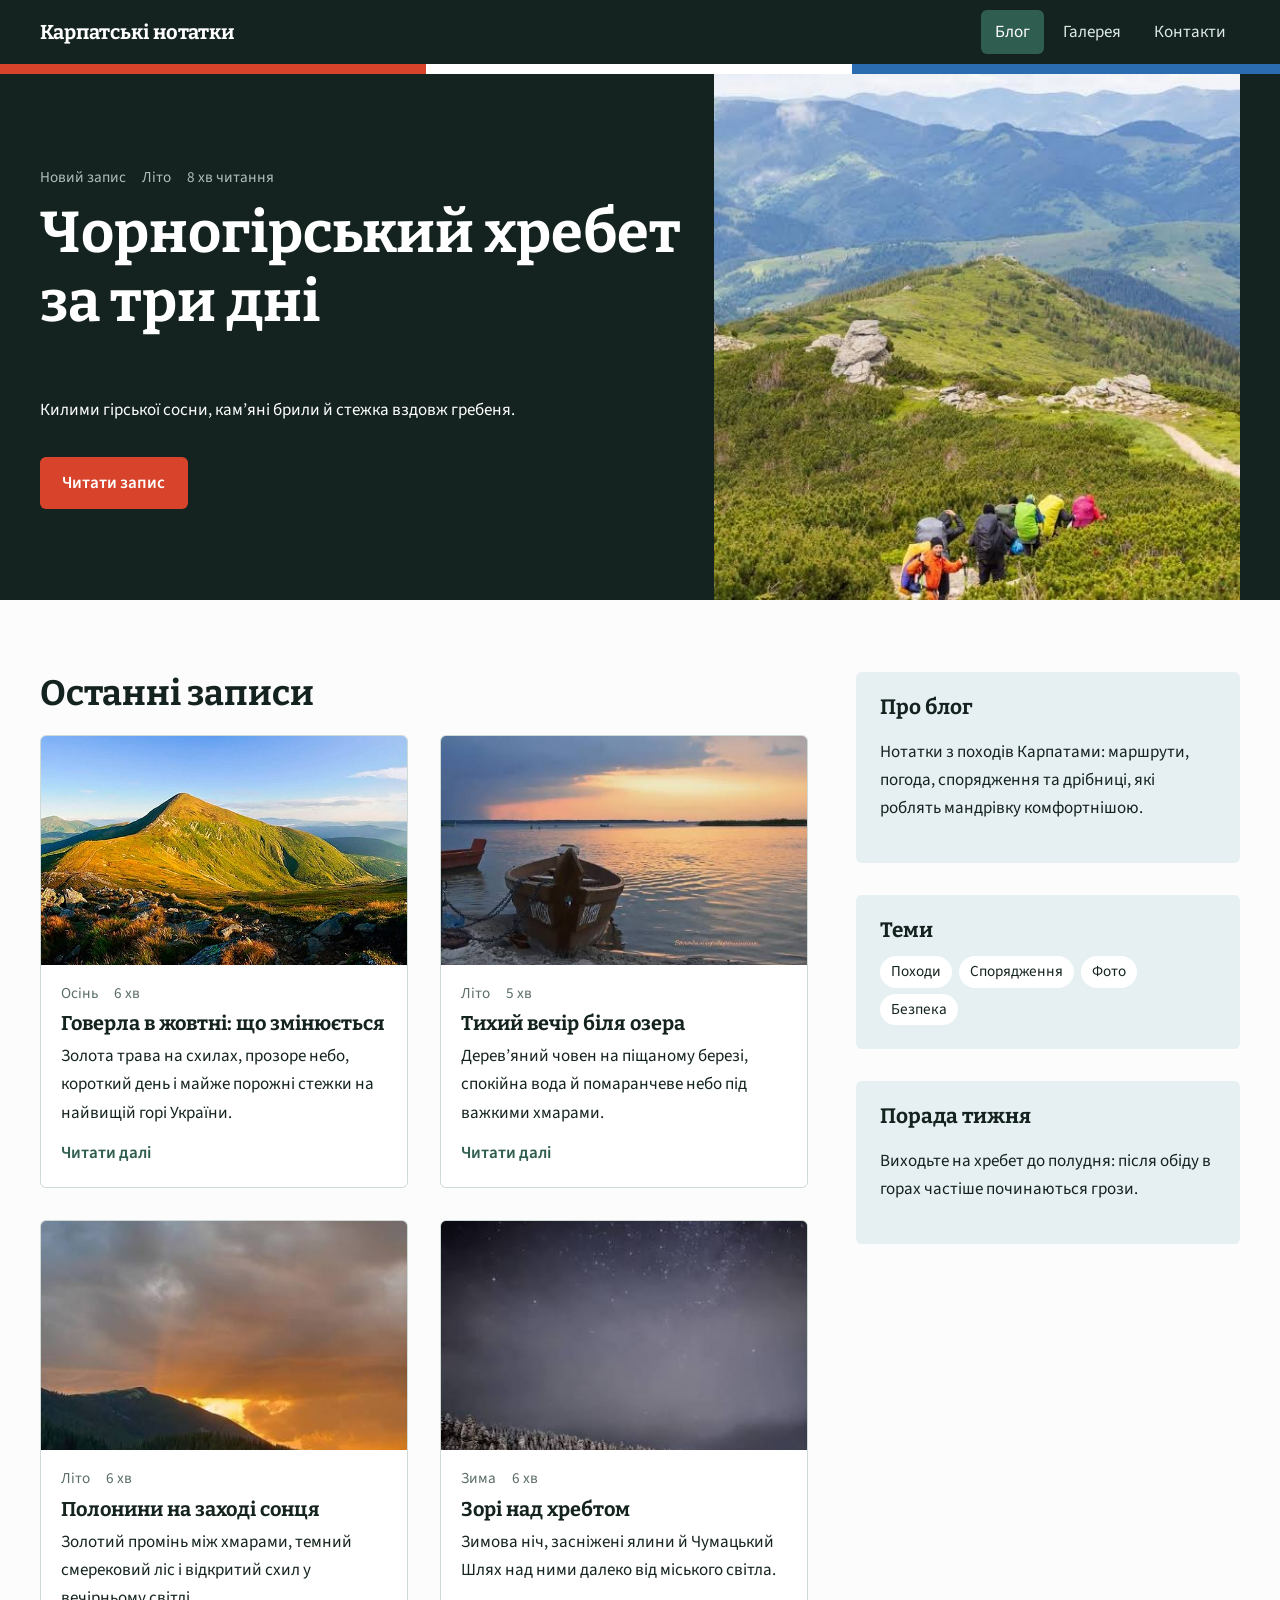
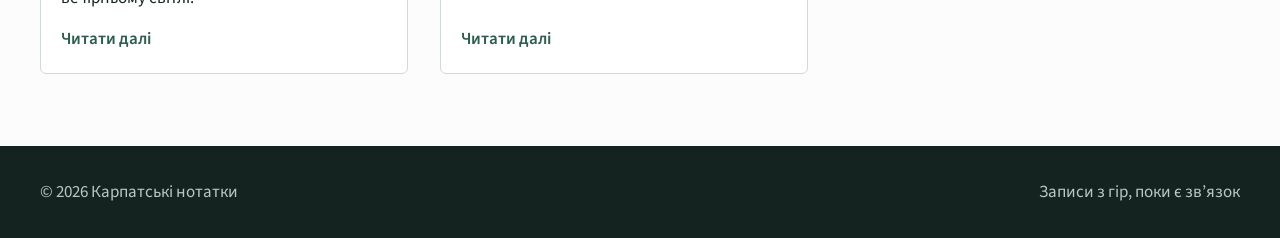
<file: index.html>
<!DOCTYPE html>
<html lang="uk">
<head>
<meta charset="utf-8">
<meta name="viewport" content="width=device-width, initial-scale=1">
<title>Блог — Карпатські нотатки</title>
<meta name="description" content="Блог про походи та гори в Українських Карпатах">
<link rel="stylesheet" href="https://fonts.googleapis.com/css2?family=Bitter:wght@600;700&family=Source+Sans+3:wght@400;600&display=swap">
<link rel="stylesheet" href="css/style.css">
</head>
<body>
<header class="header">
  <div class="wrap">
    <a class="logo" href="index.html">Карпатські нотатки</a>
    <input type="checkbox" id="menu-toggle" aria-label="Відкрити меню">
    <label class="burger" for="menu-toggle" aria-hidden="true">☰</label>
    <nav class="nav" aria-label="Головна навігація">
      <a href="index.html" aria-current="page">Блог</a>
      <a href="gallery.html">Галерея</a>
      <a href="contacts.html">Контакти</a>
    </nav>
  </div>
  <div class="trail"></div>
</header>
<main>
<section class="hero-post">
  <div class="wrap">
    <div class="text">
      <div class="meta-line"><span>Новий запис</span><span>Літо</span><span>8 хв читання</span></div>
      <h1>Чорногірський хребет за три дні</h1>
      <p>Килими гірської сосни, кам’яні брили й стежка вздовж гребеня.</p>
      <details>
        <summary class="btn"></summary>
        <div class="full"><p>Група туристів у яскравих дощовиках і з великими рюкзаками повільно піднімається вздовж гребеня. Здалеку колона виглядає як строката гірлянда на зеленому схилі.</p><p>Більшу частину хребта вкривають густі зарості гірської сосни. Крізь них прокладена вузька стежка, а між заростями стирчать кам’яні брили, біля яких зручно зробити зупинку.</p><p>З гребеня видно далекі хребти й долини з полонинами. Погода тут змінюється швидко, тому дощовик краще тримати зверху рюкзака, а не на дні.</p></div>
      </details>
    </div>
    <img class="pic" src="img/chornohora.jpg" alt="Група туристів іде хребтом серед гірської сосни">
  </div>
</section>

<section>
  <div class="wrap layout">
    <div>
      <h2>Останні записи</h2>
      <div class="posts">
<details class="post"><summary><img class="thumb" src="img/goverla.jpg" alt="Гора Говерла в золотому світлі" loading="lazy"><div class="body"><div class="meta-line"><span>Осінь</span><span>6 хв</span></div><h3>Говерла в жовтні: що змінюється</h3><p>Золота трава на схилах, прозоре небо, короткий день і майже порожні стежки на найвищій горі України.</p><span class="more"></span></div></summary><div class="full"><p class="cap">Говерла (2061 м) — найвища гора України, вид із хребта.</p><p>Говерла (2061 м) — найвища гора України та головна вершина Чорногірського хребта. На фото вона у м’якому золотому світлі: схили вкриті сухою травою, на передньому плані видно каміння, а над вершиною відкрите чисте небо.</p><p>Восени гірські схили змінюють колір. Зелена трава вигорає до жовтого й рудого, повітря стає прозорішим, а далекі хребти видно чіткіше, ніж улітку. У жовтні найкращі кадри виходять зранку та ввечері, коли сонце низько, а світло тепле й м’яке.</p><p>Погода в цей місяць непередбачувана. Уранці може бути сонячно, а за годину налетить туман або холодний вітер. На вершині можливі перші заморозки й сніг, тому кам’янисті ділянки стежки потребують уважності.</p><p>День помітно коротшає, тож виходити на маршрут варто рано, щоб спуститися до темряви. Стежки менш людні, ніж улітку, а тиша на хребті — одна з головних переваг осінніх виходів.</p><h4>Корисно знати</h4><ul><li>тепла шапка й рукавиці</li><li>верхній непромокальний шар одягу</li><li>запас води та перекус</li><li>офлайн-карта й заряджений телефон</li><li>налобний ліхтар на випадок затримки на спуску</li></ul></div></details>
<details class="post"><summary><img class="thumb" src="img/lake.jpg" alt="Човен на березі озера на заході сонця" loading="lazy"><div class="body"><div class="meta-line"><span>Літо</span><span>5 хв</span></div><h3>Тихий вечір біля озера</h3><p>Дерев’яний човен на піщаному березі, спокійна вода й помаранчеве небо під важкими хмарами.</p><span class="more"></span></div></summary><div class="full"><p class="cap">Човен на піщаному березі, вечір.</p><p>Вечір на озері — час, коли навколо стихає. На фото дерев’яний човен біля піщаного берега, прикутий ланцюгом, поруч стоїть ще один, червоний, а над водою заходить сонце.</p><p>Небо ніби розділене на дві частини: ліворуч важкі синьо-сірі хмари, праворуч смуга помаранчевого й рожевого світла біля горизонту. Вода майже нерухома, на ній ледь помітна рябь, і в ній відбивається все небо.</p><p>Найкращий час для спостережень і зйомки — година перед заходом сонця та кілька хвилин після нього. Світло в цей час м’яке, без різких тіней, а кольори змінюються щохвилини: від золотого до рожевого й синього.</p><p>Для такого кадру достатньо стійкої опори або штатива. Експозицію краще вимірювати по небу, щоб не пересвітлити захід, а човен у кадрі природно стане темним силуетом, який додає сцені глибини.</p><h4>Корисно знати</h4><ul><li>прийти на берег заздалегідь, за годину до заходу</li><li>теплий одяг: біля води вечорами прохолодно</li><li>репелент від комарів улітку</li><li>не залишати сміття на березі</li></ul></div></details>
<details class="post"><summary><img class="thumb" src="img/polonyna.jpg" alt="Захід сонця над полониною" loading="lazy"><div class="body"><div class="meta-line"><span>Літо</span><span>6 хв</span></div><h3>Полонини на заході сонця</h3><p>Золотий промінь між хмарами, темний смерековий ліс і відкритий схил у вечірньому світлі.</p><span class="more"></span></div></summary><div class="full"><p class="cap">Захід сонця над полониною.</p><p>Полонини — відкриті трав’яні схили вище межі лісу, характерні для Українських Карпат. На фото полонина ввечері: над схилом нависла щільна хмара, а біля горизонту пробивається золоте світло.</p><p>Промінь сонця падає широкою смугою й підсвічує схил. Унизу темніє смерековий ліс, трава ще світла й тепла за кольором, а вгорі видно хребет, який поступово тоне в сутінках.</p><p>Через відсутність дерев звідси видно дуже далеко, тому зміну погоди можна спостерігати наперед: дощ над сусіднім схилом, туман, що піднімається з долини, або хмари, які ховають вершини. Світло змінюється швидко, і найкращі хвилини для фото тривають недовго.</p><p>Після заходу сонця на полонині різко холоднішає. Кращий час для зйомки — приблизно за двадцять хвилин до заходу, а після цього варто одразу одягнути тепліший шар і дістати ліхтар.</p><h4>Корисно знати</h4><ul><li>вітрівка й тепла кофта навіть улітку</li><li>налобний ліхтар для повернення в сутінках</li><li>поблизу отар можуть бути вівчарські собаки: отару краще обійти стороною</li><li>не сходити зі стежки по мокрій траві, щоб не пошкоджувати рослинність</li></ul></div></details>
<details class="post"><summary><img class="thumb" src="img/stars.jpg" alt="Зоряне небо над засніженим лісом" loading="lazy"><div class="body"><div class="meta-line"><span>Зима</span><span>6 хв</span></div><h3>Зорі над хребтом</h3><p>Зимова ніч, засніжені ялини й Чумацький Шлях над ними далеко від міського світла.</p><span class="more"></span></div></summary><div class="full"><p class="cap">Зимова ніч, Чумацький Шлях над засніженим лісом.</p><p>Зимова ніч у горах: глибокий сніг, ялини в інеї та небо з тисячами зірок. У верхній частині кадру видно смугу Чумацького Шляху, що йде по діагоналі над темним лісом.</p><p>Далеко від міст і сіл немає засвітки, тому небо тут значно темніше, ніж звичайно. Сніг відбиває навіть слабке світло зірок, і пейзаж залишається видимим без місяця та ліхтаря.</p><p>Для нічної зйомки потрібні штатив, широкий об’єктив і витримка в кілька десятків секунд. Найкраще знімати в безмісячну ніч, а фокус виставляти вручну по яскравій зірці.</p><p>Мороз впливає на техніку: батареї розряджаються швидше, а при різкому переході в тепле приміщення на об’єктиві з’являється конденсат. Запасний акумулятор краще тримати у внутрішній кишені.</p><h4>Корисно знати</h4><ul><li>теплий багатошаровий одяг і термос із гарячим напоєм</li><li>червоний режим на ліхтарі, щоб не засліплювати очі й не псувати кадр іншим</li><li>перевірити прогноз лавинної небезпеки перед виходом на схили</li><li>повідомити когось про маршрут і час повернення</li></ul></div></details>
      </div>
    </div>
    <aside class="sidebar">
      <div class="box"><h2>Про блог</h2><p>Нотатки з походів Карпатами: маршрути, погода, спорядження та дрібниці, які роблять мандрівку комфортнішою.</p></div>
      <div class="box"><h2>Теми</h2><div class="chips"><span>Походи</span><span>Спорядження</span><span>Фото</span><span>Безпека</span></div></div>
      <div class="box"><h2>Порада тижня</h2><p>Виходьте на хребет до полудня: після обіду в горах частіше починаються грози.</p></div>
    </aside>
  </div>
</section>
</main>
<footer class="footer"><div class="wrap"><span>© 2026 Карпатські нотатки</span><span>Записи з гір, поки є зв’язок</span></div></footer>
</body>
</html>
</file>
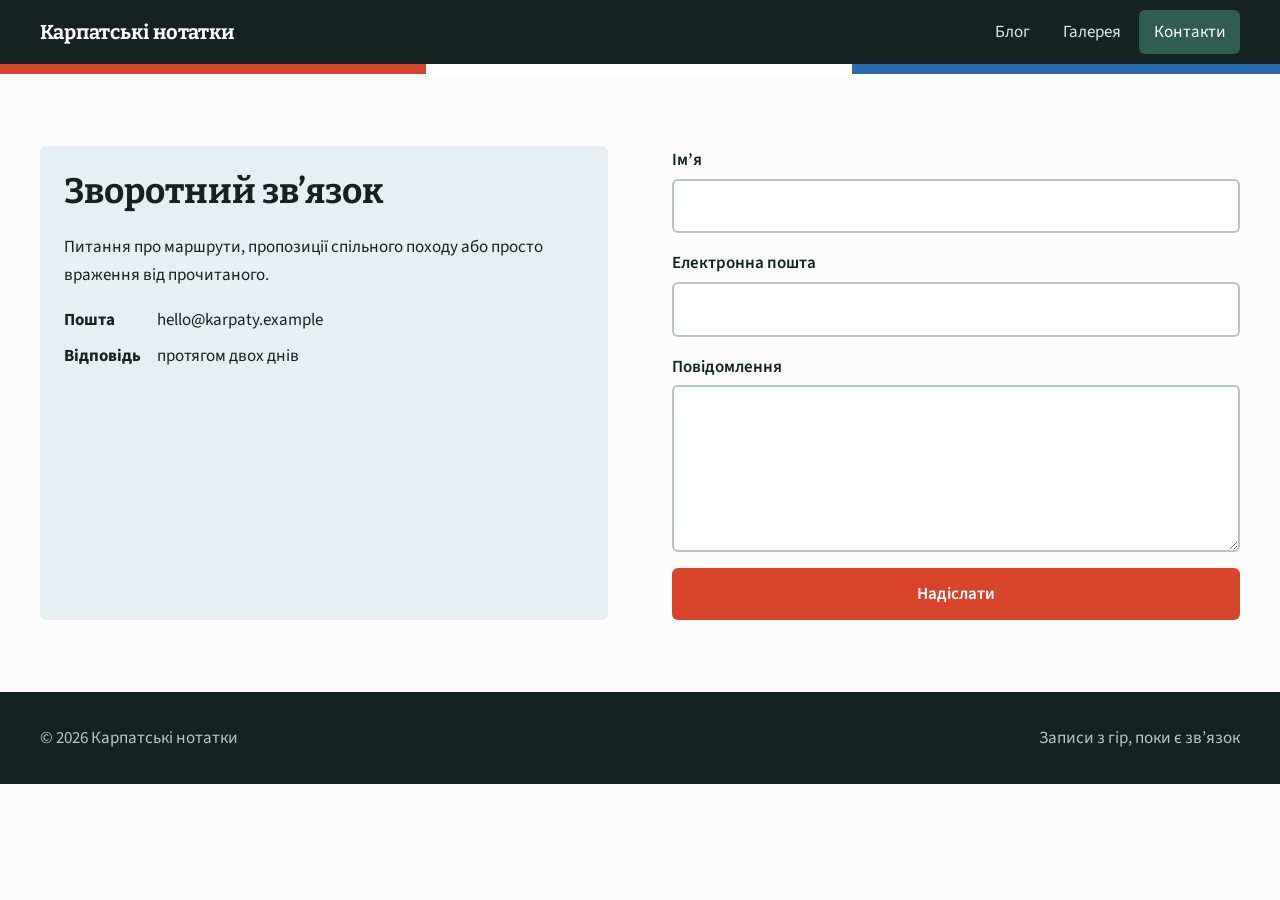
<file: contacts.html>
<!DOCTYPE html>
<html lang="uk">
<head>
<meta charset="utf-8">
<meta name="viewport" content="width=device-width, initial-scale=1">
<title>Контакти — Карпатські нотатки</title>
<meta name="description" content="Блог про походи та гори в Українських Карпатах">
<link rel="stylesheet" href="https://fonts.googleapis.com/css2?family=Bitter:wght@600;700&family=Source+Sans+3:wght@400;600&display=swap">
<link rel="stylesheet" href="css/style.css">
</head>
<body>
<header class="header">
  <div class="wrap">
    <a class="logo" href="index.html">Карпатські нотатки</a>
    <input type="checkbox" id="menu-toggle" aria-label="Відкрити меню">
    <label class="burger" for="menu-toggle" aria-hidden="true">☰</label>
    <nav class="nav" aria-label="Головна навігація">
      <a href="index.html">Блог</a>
      <a href="gallery.html">Галерея</a>
      <a href="contacts.html" aria-current="page">Контакти</a>
    </nav>
  </div>
  <div class="trail"></div>
</header>
<main>
<section>
  <div class="wrap subscribe">
    <div class="info">
      <h2>Зворотний зв’язок</h2>
      <p>Питання про маршрути, пропозиції спільного походу або просто враження від прочитаного.</p>
      <dl><dt>Пошта</dt><dd>hello@karpaty.example</dd><dt>Відповідь</dt><dd>протягом двох днів</dd></dl>
    </div>
    <form action="#" method="post">
      <label>Ім’я<input type="text" name="name" required autocomplete="name"></label>
      <label>Електронна пошта<input type="email" name="email" required autocomplete="email"></label>
      <label>Повідомлення<textarea name="message" rows="5" required></textarea></label>
      <button class="btn" type="submit">Надіслати</button>
    </form>
  </div>
</section>
</main>
<footer class="footer"><div class="wrap"><span>© 2026 Карпатські нотатки</span><span>Записи з гір, поки є зв’язок</span></div></footer>
</body>
</html>
</file>
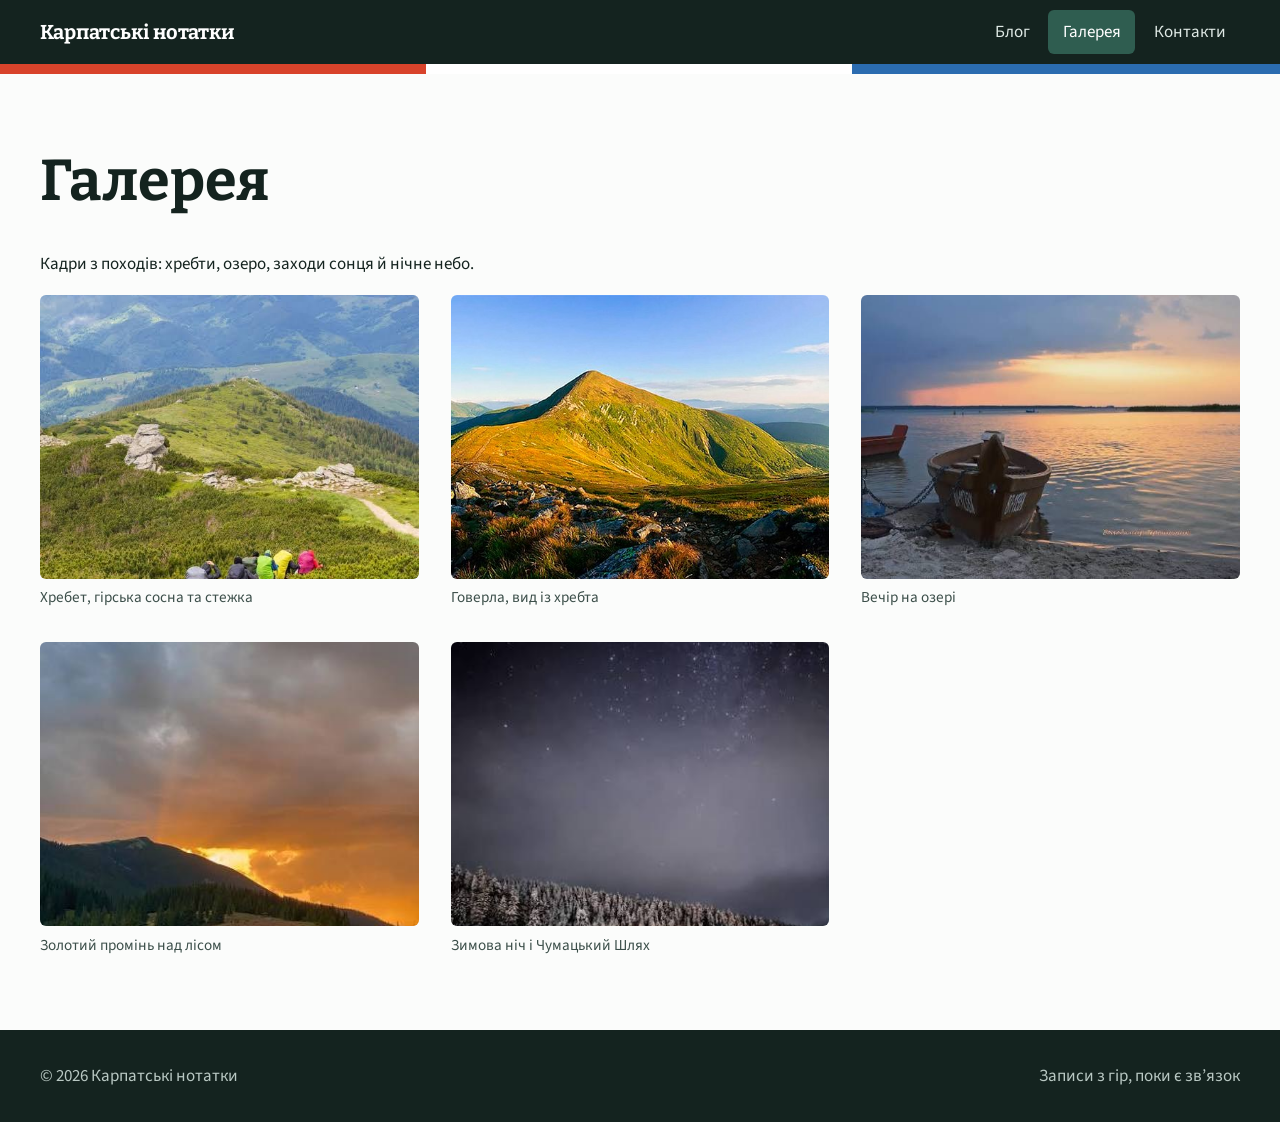
<file: gallery.html>
<!DOCTYPE html>
<html lang="uk">
<head>
<meta charset="utf-8">
<meta name="viewport" content="width=device-width, initial-scale=1">
<title>Галерея — Карпатські нотатки</title>
<meta name="description" content="Блог про походи та гори в Українських Карпатах">
<link rel="stylesheet" href="https://fonts.googleapis.com/css2?family=Bitter:wght@600;700&family=Source+Sans+3:wght@400;600&display=swap">
<link rel="stylesheet" href="css/style.css">
</head>
<body>
<header class="header">
  <div class="wrap">
    <a class="logo" href="index.html">Карпатські нотатки</a>
    <input type="checkbox" id="menu-toggle" aria-label="Відкрити меню">
    <label class="burger" for="menu-toggle" aria-hidden="true">☰</label>
    <nav class="nav" aria-label="Головна навігація">
      <a href="index.html">Блог</a>
      <a href="gallery.html" aria-current="page">Галерея</a>
      <a href="contacts.html">Контакти</a>
    </nav>
  </div>
  <div class="trail"></div>
</header>
<main>
<section>
  <div class="wrap">
    <h1>Галерея</h1>
    <p>Кадри з походів: хребти, озеро, заходи сонця й нічне небо.</p>
    <div class="photos">
      <figure><img src="img/chornohora.jpg" alt="Група туристів на хребті" loading="lazy"><figcaption>Хребет, гірська сосна та стежка</figcaption></figure>
      <figure><img src="img/goverla.jpg" alt="Говерла в золотому світлі" loading="lazy"><figcaption>Говерла, вид із хребта</figcaption></figure>
      <figure><img src="img/lake.jpg" alt="Човен на березі озера" loading="lazy"><figcaption>Вечір на озері</figcaption></figure>
      <figure><img src="img/polonyna.jpg" alt="Захід сонця над полониною" loading="lazy"><figcaption>Золотий промінь над лісом</figcaption></figure>
      <figure><img src="img/stars.jpg" alt="Зоряне небо над засніженим лісом" loading="lazy"><figcaption>Зимова ніч і Чумацький Шлях</figcaption></figure>
    </div>
  </div>
</section>
</main>
<footer class="footer"><div class="wrap"><span>© 2026 Карпатські нотатки</span><span>Записи з гір, поки є зв’язок</span></div></footer>
</body>
</html>
</file>
<file: css/style.css>
/* ===== Змінні та база ===== */
:root{
  --ink:#14231f; --pine:#2f5d50; --moss:#6f8f72; --glacier:#e6eff1;
  --paper:#fbfcfb; --mark:#d8432b; --blue:#2b6cb0; --gap:clamp(1rem,3vw,2rem);
  --radius:6px;
}
*,*::before,*::after{box-sizing:border-box}
html{scroll-behavior:smooth}
body{margin:0;font:1.0625rem/1.65 "Source Sans 3",system-ui,sans-serif;color:var(--ink);background:var(--paper)}
h1,h2,h3{font-family:Bitter,Georgia,serif;line-height:1.2;margin:0 0 .6em}
h1{font-size:clamp(2rem,6vw,3.6rem)}
h2{font-size:clamp(1.5rem,3.5vw,2.2rem)}
img,svg{max-width:100%;display:block}
a{color:var(--pine)}
:focus-visible{outline:3px solid var(--blue);outline-offset:3px}
.wrap{width:min(1100px,100% - 2rem);margin-inline:auto}
section{padding-block:clamp(2rem,6vw,4.5rem)}

/* Смуга-маркування стежки: єдиний «яскравий» елемент */
.trail{height:10px;background:linear-gradient(90deg,var(--mark) 0 33.3%,#fff 0 66.6%,var(--blue) 0)}

/* ===== Шапка + меню (Flex) ===== */
.header{background:var(--ink);color:#fff;position:sticky;top:0;z-index:10}
.header .wrap{display:flex;align-items:center;justify-content:space-between;min-height:64px}
.logo{font:700 1.25rem Bitter,serif;color:#fff;text-decoration:none}
.nav{display:flex;gap:.25rem}
.nav a{color:#dfe9e5;text-decoration:none;padding:.5rem .9rem;border-radius:var(--radius)}
.nav a:hover,.nav a[aria-current="page"]{background:var(--pine);color:#fff}
.burger{display:none;cursor:pointer;padding:.5rem;font-size:1.6rem;line-height:1}
#menu-toggle{position:absolute;opacity:0}
#menu-toggle:focus-visible ~ .burger{outline:3px solid var(--blue)}

/* ===== Hero ===== */
.hero{background:var(--pine);color:#fff;padding-block:clamp(3rem,10vw,7rem)}
.hero .wrap{display:grid;grid-template-columns:1.2fr .8fr;gap:var(--gap);align-items:center}
.hero p{max-width:55ch;font-size:1.2rem}
.btn{display:inline-block;background:var(--mark);color:#fff;padding:.75rem 1.4rem;border-radius:var(--radius);text-decoration:none;font-weight:600;border:0;cursor:pointer;font:inherit;font-weight:600}
.btn:hover{background:#b9351f}
.peaks{width:100%;height:auto}

/* ===== Сітка карток (Grid) ===== */
.cards{display:grid;grid-template-columns:repeat(3,1fr);gap:var(--gap)}
.card{background:var(--glacier);padding:1.5rem;border-radius:var(--radius);border-left:6px solid var(--moss)}
.card:nth-child(2){border-color:var(--mark)}
.card:nth-child(3){border-color:var(--blue)}

/* Статистика */
.stats{background:var(--glacier)}
.stats ul{list-style:none;margin:0;padding:0;display:grid;grid-template-columns:repeat(4,1fr);gap:var(--gap);text-align:center}
.stats strong{display:block;font:700 2.2rem Bitter,serif;color:var(--pine)}

/* ===== Сторінка маршрутів ===== */
.routes{display:grid;grid-template-columns:repeat(auto-fill,minmax(300px,1fr));gap:var(--gap)}
.route{display:flex;flex-direction:column;border:1px solid #cfdad6;border-radius:var(--radius);overflow:hidden;background:#fff}
.route .pic{aspect-ratio:16/9;display:flex;align-items:flex-end;padding:1rem;color:#fff;font:700 1.3rem Bitter,serif}
.route:nth-child(1) .pic{background:linear-gradient(160deg,#2f5d50,#14231f)}
.route:nth-child(2) .pic{background:linear-gradient(160deg,#2b6cb0,#14231f)}
.route:nth-child(3) .pic{background:linear-gradient(160deg,#6f8f72,#2f5d50)}
.route:nth-child(4) .pic{background:linear-gradient(160deg,#d8432b,#5a1e14)}
.route:nth-child(5) .pic{background:linear-gradient(160deg,#4a6572,#14231f)}
.route:nth-child(6) .pic{background:linear-gradient(160deg,#3d7a6a,#1b3a33)}
.route .body{padding:1rem 1.25rem 1.25rem;display:flex;flex-direction:column;gap:.6rem;flex:1}
.route .meta{display:flex;flex-wrap:wrap;gap:.4rem;margin-top:auto}
.tag{background:var(--glacier);padding:.15rem .6rem;border-radius:99px;font-size:.9rem}
.table-scroll{overflow-x:auto}
table{border-collapse:collapse;width:100%;min-width:480px}
th,td{padding:.7rem .9rem;text-align:left;border-bottom:1px solid #cfdad6}
th{background:var(--ink);color:#fff}

/* ===== Контакти ===== */
.contact{display:grid;grid-template-columns:1fr 1fr;gap:calc(var(--gap)*2)}
form{display:grid;gap:1rem}
label{display:grid;gap:.3rem;font-weight:600}
input,select,textarea{font:inherit;padding:.7rem;border:2px solid #b7c6c1;border-radius:var(--radius);background:#fff;width:100%}
input:focus,select:focus,textarea:focus{border-color:var(--blue)}
.info{background:var(--glacier);padding:1.5rem;border-radius:var(--radius)}
.info dl{margin:0;display:grid;grid-template-columns:auto 1fr;gap:.5rem 1rem}
.info dt{font-weight:700}.info dd{margin:0}

/* ===== Футер ===== */
.footer{background:var(--ink);color:#b9c8c3;padding-block:2rem}
.footer .wrap{display:flex;flex-wrap:wrap;gap:1rem;justify-content:space-between}

/* ===== Медіазапити ===== */
/* Планшет ≤ 900px */
@media (max-width:900px){
  .hero .wrap{grid-template-columns:1fr}
  .peaks{max-width:420px}
  .cards{grid-template-columns:repeat(2,1fr)}
  .stats ul{grid-template-columns:repeat(2,1fr)}
  .contact{grid-template-columns:1fr}
}
/* Телефон ≤ 600px */
@media (max-width:600px){
  body{font-size:1rem}
  .burger{display:block}
  .nav{display:none;position:absolute;top:100%;left:0;right:0;flex-direction:column;background:var(--ink);padding:.5rem 1rem 1rem}
  #menu-toggle:checked ~ .nav{display:flex}
  .cards{grid-template-columns:1fr}
  .routes{grid-template-columns:1fr}
  .footer .wrap{flex-direction:column}
}
/* Великі екрани ≥ 1200px */
@media (min-width:1200px){
  .wrap{width:min(1200px,100% - 4rem)}
}
@media (prefers-reduced-motion:reduce){html{scroll-behavior:auto}}

/* ================= БЛОГ ================= */
.hero-post{background:var(--ink);color:#fff;padding-block:0}
.hero-post .wrap{display:grid;grid-template-columns:1.1fr .9fr;gap:var(--gap);align-items:stretch;padding-block:0}
.hero-post .text{padding-block:clamp(2rem,6vw,4.5rem);display:flex;flex-direction:column;justify-content:center;gap:.5rem}
.hero-post .pic{display:block;width:100%;height:100%;min-height:320px;object-fit:cover;object-position:center 70%}
.hero-post a.btn{align-self:flex-start;margin-top:.5rem}
.meta-line{color:#aebfba;font-size:.95rem;display:flex;flex-wrap:wrap;gap:.25rem 1rem}
.layout{display:grid;grid-template-columns:minmax(0,2fr) minmax(0,1fr);gap:calc(var(--gap)*1.5);align-items:start}
.posts{display:grid;grid-template-columns:repeat(2,1fr);gap:var(--gap)}
.post{display:flex;flex-direction:column;background:#fff;border:1px solid #cfdad6;border-radius:var(--radius);overflow:hidden}
.post .thumb{display:block;width:100%;aspect-ratio:16/10;object-fit:cover}
.post .body{padding:1rem 1.25rem 1.25rem;display:flex;flex-direction:column;gap:.4rem;flex:1}
.post h3{margin:0}
.post h3 a{color:var(--ink);text-decoration:none}
.post h3 a:hover{color:var(--mark)}
.post .meta-line{color:#5b6d68}
.post p{margin:0}
.t-goverla{background-image:url(../img/goverla.jpg)}.t-lake{background-image:url(../img/lake.jpg)}
.t-polonyna{background-image:url(../img/polonyna.jpg)}.t-stars{background-image:url(../img/stars.jpg)}
.sidebar{display:grid;gap:var(--gap)}
.box{background:var(--glacier);padding:1.5rem;border-radius:var(--radius)}
.box h2{font-size:1.3rem}
.box ul{margin:0;padding-left:1.1rem}
.chips{display:flex;flex-wrap:wrap;gap:.4rem}
.chips a{background:#fff;padding:.2rem .7rem;border-radius:99px;text-decoration:none;font-size:.95rem}
.chips a:hover{background:var(--pine);color:#fff}

/* Стаття */
.article{width:min(720px,100% - 2rem);margin-inline:auto}
.article-head{padding-block:clamp(2rem,5vw,3.5rem) 1rem}
.article .lead{font-size:1.25rem;color:#3c4f4a}
.article figure{margin:2rem 0}
.article figure.wide{width:min(1000px,100vw - 2rem);margin-left:50%;transform:translateX(-50%)}
.article img{width:100%;border-radius:var(--radius);aspect-ratio:16/9;object-fit:cover}
.article figcaption{font-size:.9rem;color:#5b6d68;margin-top:.5rem}
blockquote{margin:2rem 0;padding:.5rem 0 .5rem 1.25rem;border-left:6px solid var(--mark);font:600 1.3rem/1.4 Bitter,serif}
.gallery{display:grid;grid-template-columns:repeat(3,1fr);gap:.75rem;margin:2rem 0}
.gallery img{aspect-ratio:1;border-radius:var(--radius)}
.pager{display:flex;justify-content:space-between;gap:1rem;margin-block:2.5rem;flex-wrap:wrap}

/* Про автора */
.about{display:grid;grid-template-columns:.8fr 1.2fr;gap:calc(var(--gap)*2);align-items:center}
.about img{border-radius:var(--radius);aspect-ratio:4/5;object-fit:cover;width:100%}
.gear{display:grid;grid-template-columns:repeat(3,1fr);gap:var(--gap)}
.subscribe{display:grid;grid-template-columns:1fr 1fr;gap:calc(var(--gap)*2)}

@media (max-width:900px){
  .hero-post .wrap,.layout,.about,.subscribe{grid-template-columns:1fr}
  .hero-post .pic{order:-1;min-height:220px}
  .gear{grid-template-columns:repeat(2,1fr)}
}
@media (max-width:600px){
  .posts,.gear{grid-template-columns:1fr}
  .gallery{grid-template-columns:1fr 1fr}
  .gallery img:last-child{grid-column:span 2;aspect-ratio:16/9}
}

/* ===== Записи, що розгортаються на місці ===== */
details.post{display:block}
details.post[open]{grid-column:1/-1}
.post summary{list-style:none;cursor:pointer;display:flex;flex-direction:column;height:100%}
.post summary::-webkit-details-marker,.hero-post summary::-webkit-details-marker{display:none}
.post summary:hover h3{color:var(--mark)}
.post .more{color:var(--pine);font-weight:600;margin-top:auto;padding-top:.4rem}
.post .more::after{content:"Читати далі"}
.post[open] .more::after{content:"Згорнути"}
.post .full{padding:0 1.25rem 1.5rem;max-width:70ch}
.post .full p{margin:0 0 1em}
.hero-post summary.btn{list-style:none;display:inline-block;cursor:pointer;align-self:flex-start}
.hero-post details{margin-top:.5rem}
.hero-post details .full{margin-top:1rem;max-width:60ch}
.hero-post details[open] summary.btn{background:var(--pine)}
.hero-post details summary.btn::after{content:"Читати запис"}
.hero-post details[open] summary.btn::after{content:"Згорнути"}
.chips span{background:#fff;padding:.2rem .7rem;border-radius:99px;font-size:.95rem}
.photos{display:grid;grid-template-columns:repeat(3,1fr);gap:var(--gap)}
.photos figure{margin:0}
.photos img{width:100%;aspect-ratio:4/3;object-fit:cover;border-radius:var(--radius)}
.photos figcaption{margin-top:.4rem;font-size:.95rem;color:#3c4f4a}
@media (max-width:900px){.photos{grid-template-columns:repeat(2,1fr)}}
@media (max-width:600px){.photos{grid-template-columns:1fr}}

.in-post{margin:0 0 1.2rem}
.in-post img{width:100%;height:auto;aspect-ratio:3/2;object-fit:cover;border-radius:var(--radius)}
.in-post figcaption{font-size:.9rem;color:#5b6d68;margin-top:.4rem}

.post .full h4{font:700 1.1rem Bitter,serif;margin:1.4rem 0 .5rem}
.post .full ul{margin:0;padding-left:1.2rem}
.post .full li{margin-bottom:.35rem}

/* Розгорнута запис: без висоти 100%, інакше текст відсувається вниз */
.post[open] summary{height:auto}
.post[open] .more{margin-top:.4rem}
.post[open] .thumb{aspect-ratio:21/9}
.post .full .cap{font-size:.95rem;color:#5b6d68;font-style:italic;margin:0 0 1.2rem;padding-top:.2rem}
@media (max-width:600px){.post[open] .thumb{aspect-ratio:16/10}}
</file>
